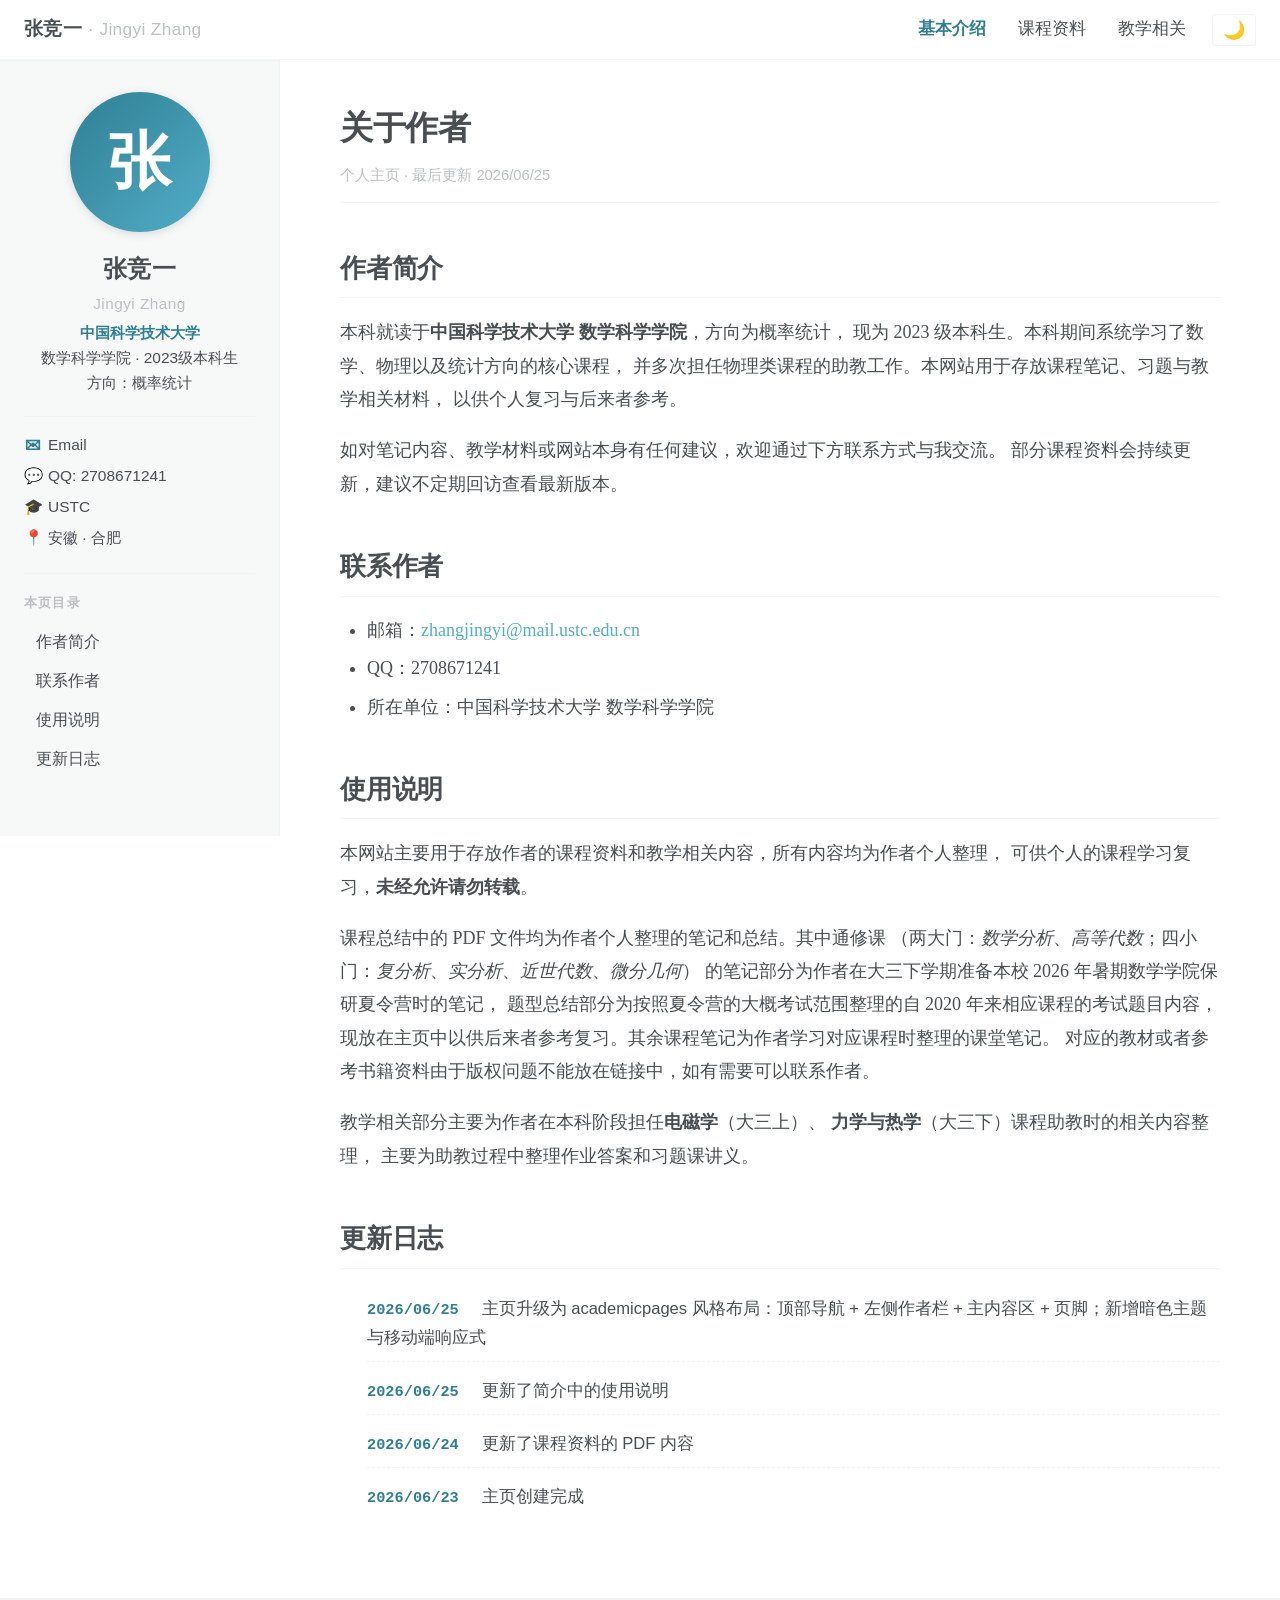
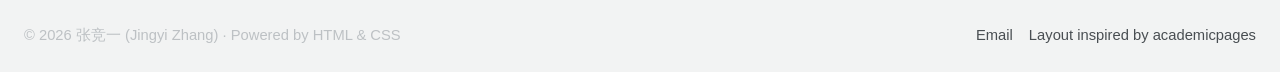
<file: index.html>
<!DOCTYPE html>
<html lang="zh-CN" data-theme="light">
<head>
  <meta charset="UTF-8">
  <meta name="viewport" content="width=device-width, initial-scale=1.0">
  <title>张竞一 · 个人主页</title>
  <link rel="icon" href="/favicon.ico">
  <meta name="description" content="张竞一个人主页 — 中国科学技术大学数学科学学院概率统计方向本科生">
  <link rel="stylesheet" href="style.css">
  <!-- 防止 FOUC：先读取主题 -->
  <script>
    (function() {
      try {
        var t = localStorage.getItem('theme');
        if (t === 'dark' || t === 'light') {
          document.documentElement.setAttribute('data-theme', t);
        }
      } catch (e) {}
    })();
  </script>
</head>
<body>

<!-- =============== 顶部 Masthead =============== -->
<header class="masthead">
  <div class="masthead__inner-wrap">
    <a href="index.html" class="site-name">
      张竞一<span class="sep">·</span><span class="en">Jingyi Zhang</span>
    </a>
    <button class="menu-toggle" aria-label="菜单" onclick="toggleTopNav()">☰</button>
    <nav class="masthead__menu" id="topNav">
      <span class="masthead__menu-item active"><a href="index.html">基本介绍</a></span>
      <span class="masthead__menu-item"><a href="courses.html">课程资料</a></span>
      <span class="masthead__menu-item"><a href="projects.html">教学相关</a></span>
      <button class="theme-toggle" onclick="toggleTheme()" aria-label="切换主题" title="切换浅色/暗色">🌙</button>
    </nav>
  </div>
</header>

<!-- =============== 页面主体 =============== -->
<div class="page">

  <!-- 左侧作者栏 -->
  <aside class="sidebar">
    <div class="author__avatar">张</div>
    <div class="author__name">
      张竞一
      <span class="en">Jingyi Zhang</span>
    </div>
    <div class="author__bio">
      <strong>中国科学技术大学</strong><br>
      数学科学学院 · 2023级本科生<br>
      方向：概率统计
    </div>

    <div class="author__urls-wrapper">
      <ul class="author__urls">
        <li><span class="icon">✉</span><a href="mailto:zhangjingyi@mail.ustc.edu.cn">Email</a></li>
        <li><span class="icon">💬</span>QQ: 2708671241</li>
        <li><span class="icon">🎓</span><a href="https://www.ustc.edu.cn" target="_blank" rel="noopener">USTC</a></li>
        <li><span class="icon">📍</span>安徽 · 合肥</li>
      </ul>
    </div>

    <div class="sidebar__nav">
      <div class="sidebar__nav-group">
        <div class="sidebar__nav-title">本页目录</div>
        <ul>
          <li><a href="#intro">作者简介</a></li>
          <li><a href="#contact">联系作者</a></li>
          <li><a href="#shiyong">使用说明</a></li>
          <li><a href="#changelog">更新日志</a></li>
        </ul>
      </div>
    </div>
  </aside>

  <!-- 右侧主内容 -->
  <main class="main">
    <div class="page__inner-wrap">
      <h1 class="page__title">关于作者</h1>
      <div class="page__meta">个人主页 · 最后更新 2026/06/25</div>

      <h2 id="intro" class="section-anchor">作者简介</h2>
      <p>
        本科就读于<strong>中国科学技术大学 数学科学学院</strong>，方向为概率统计，
        现为 2023 级本科生。本科期间系统学习了数学、物理以及统计方向的核心课程，
        并多次担任物理类课程的助教工作。本网站用于存放课程笔记、习题与教学相关材料，
        以供个人复习与后来者参考。
      </p>
      <p>
        如对笔记内容、教学材料或网站本身有任何建议，欢迎通过下方联系方式与我交流。
        部分课程资料会持续更新，建议不定期回访查看最新版本。
      </p>

      <h2 id="contact" class="section-anchor">联系作者</h2>
      <ul>
        <li>邮箱：<a href="mailto:zhangjingyi@mail.ustc.edu.cn">zhangjingyi@mail.ustc.edu.cn</a></li>
        <li>QQ：2708671241</li>
        <li>所在单位：中国科学技术大学 数学科学学院</li>
      </ul>

      <h2 id="shiyong" class="section-anchor">使用说明</h2>
      <p>
        本网站主要用于存放作者的课程资料和教学相关内容，所有内容均为作者个人整理，
        可供个人的课程学习复习，<strong>未经允许请勿转载</strong>。
      </p>
      <p>
        课程总结中的 PDF 文件均为作者个人整理的笔记和总结。其中通修课
        （两大门：<em>数学分析</em>、<em>高等代数</em>；四小门：<em>复分析</em>、<em>实分析</em>、<em>近世代数</em>、<em>微分几何</em>）
        的笔记部分为作者在大三下学期准备本校 2026 年暑期数学学院保研夏令营时的笔记，
        题型总结部分为按照夏令营的大概考试范围整理的自 2020 年来相应课程的考试题目内容，
        现放在主页中以供后来者参考复习。其余课程笔记为作者学习对应课程时整理的课堂笔记。
        对应的教材或者参考书籍资料由于版权问题不能放在链接中，如有需要可以联系作者。
      </p>
      <p>
        教学相关部分主要为作者在本科阶段担任<strong>电磁学</strong>（大三上）、
        <strong>力学与热学</strong>（大三下）课程助教时的相关内容整理，
        主要为助教过程中整理作业答案和习题课讲义。
      </p>

      <h2 id="changelog" class="section-anchor">更新日志</h2>
      <ul class="changelog">
        <li><span class="date">2026/06/25</span> 主页升级为 academicpages 风格布局：顶部导航 + 左侧作者栏 + 主内容区 + 页脚；新增暗色主题与移动端响应式</li>
        <li><span class="date">2026/06/25</span> 更新了简介中的使用说明</li>
        <li><span class="date">2026/06/24</span> 更新了课程资料的 PDF 内容</li>
        <li><span class="date">2026/06/23</span> 主页创建完成</li>
      </ul>
    </div>
  </main>

</div>

<!-- =============== 页脚 =============== -->
<footer class="page__footer">
  <div class="page__footer-inner">
    <div>
      © 2026 张竞一 (Jingyi Zhang) · Powered by HTML &amp; CSS
    </div>
    <div class="page__footer-follow">
      <a href="mailto:zhangjingyi@mail.ustc.edu.cn">Email</a>
      <a href="https://github.com/academicpages/academicpages.github.io" target="_blank" rel="noopener">Layout inspired by academicpages</a>
    </div>
  </div>
</footer>

<script src="main.js"></script>
</body>
</html>
</file>
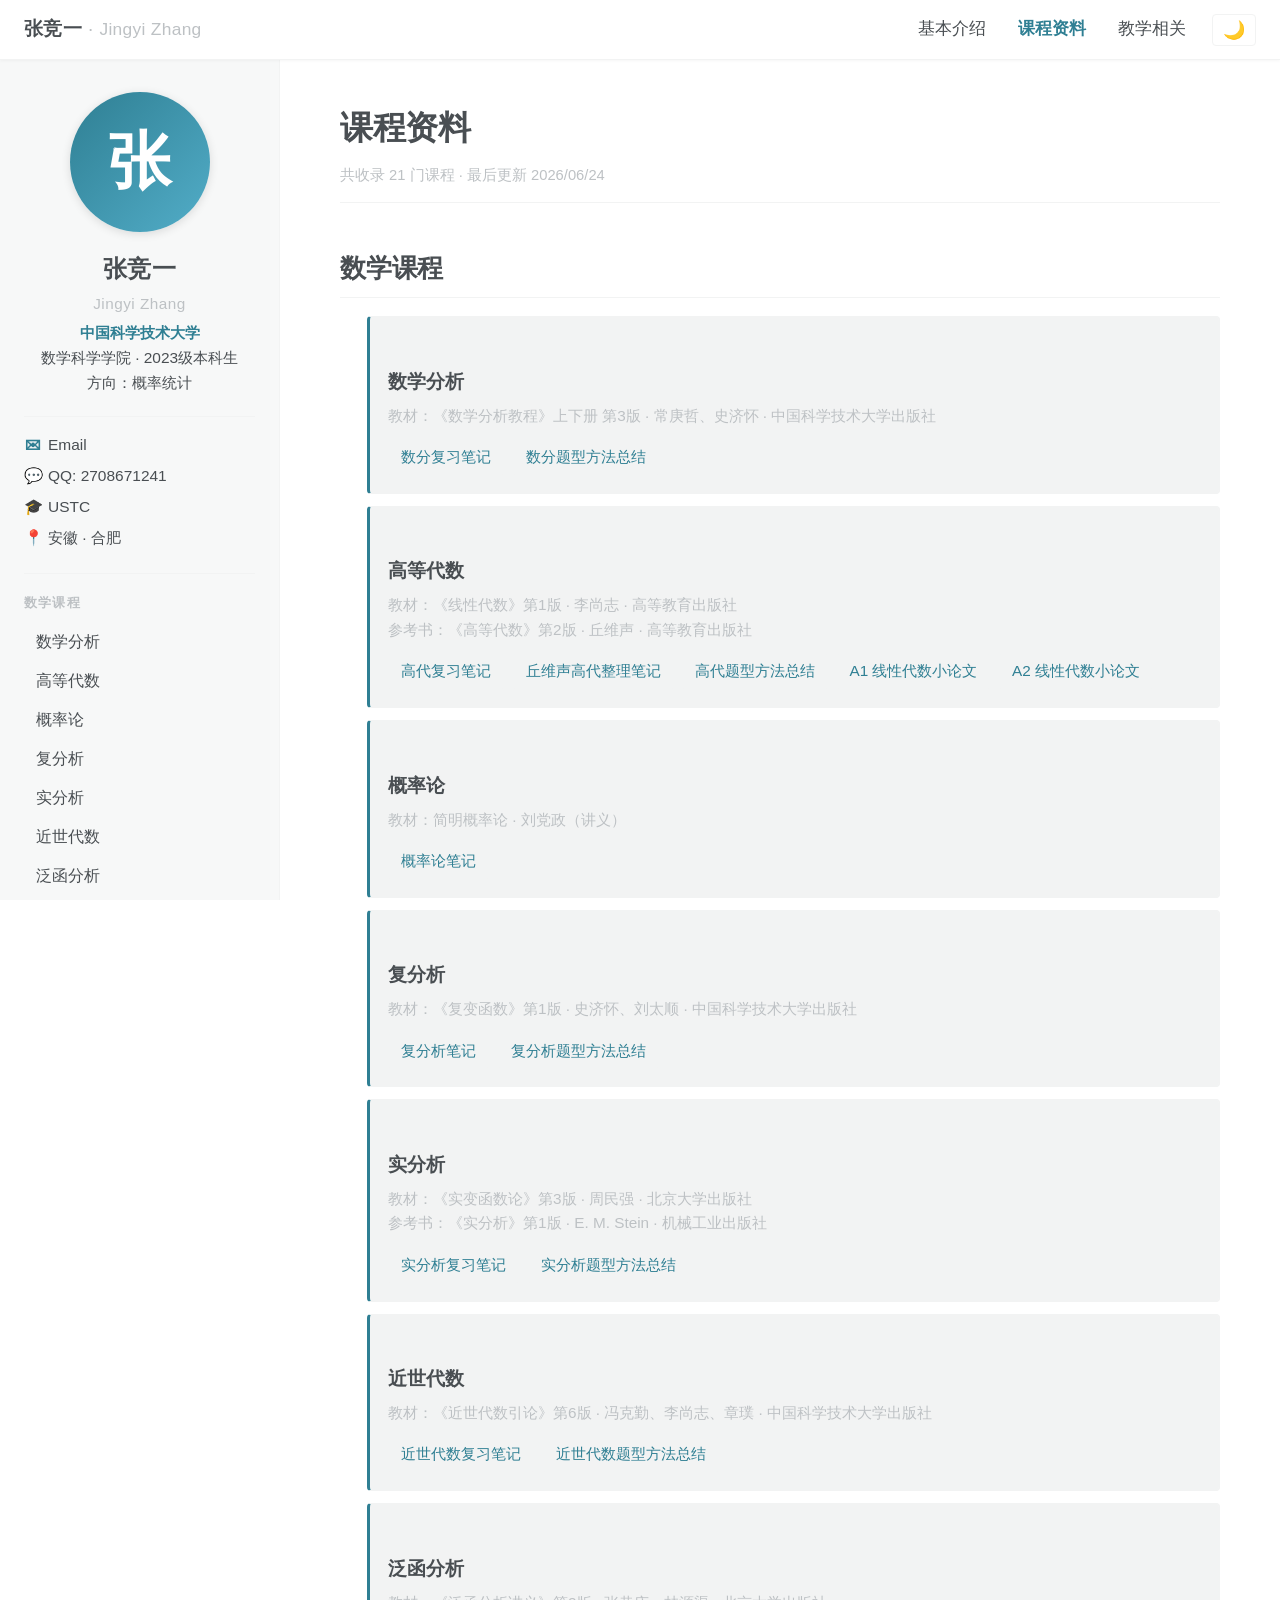
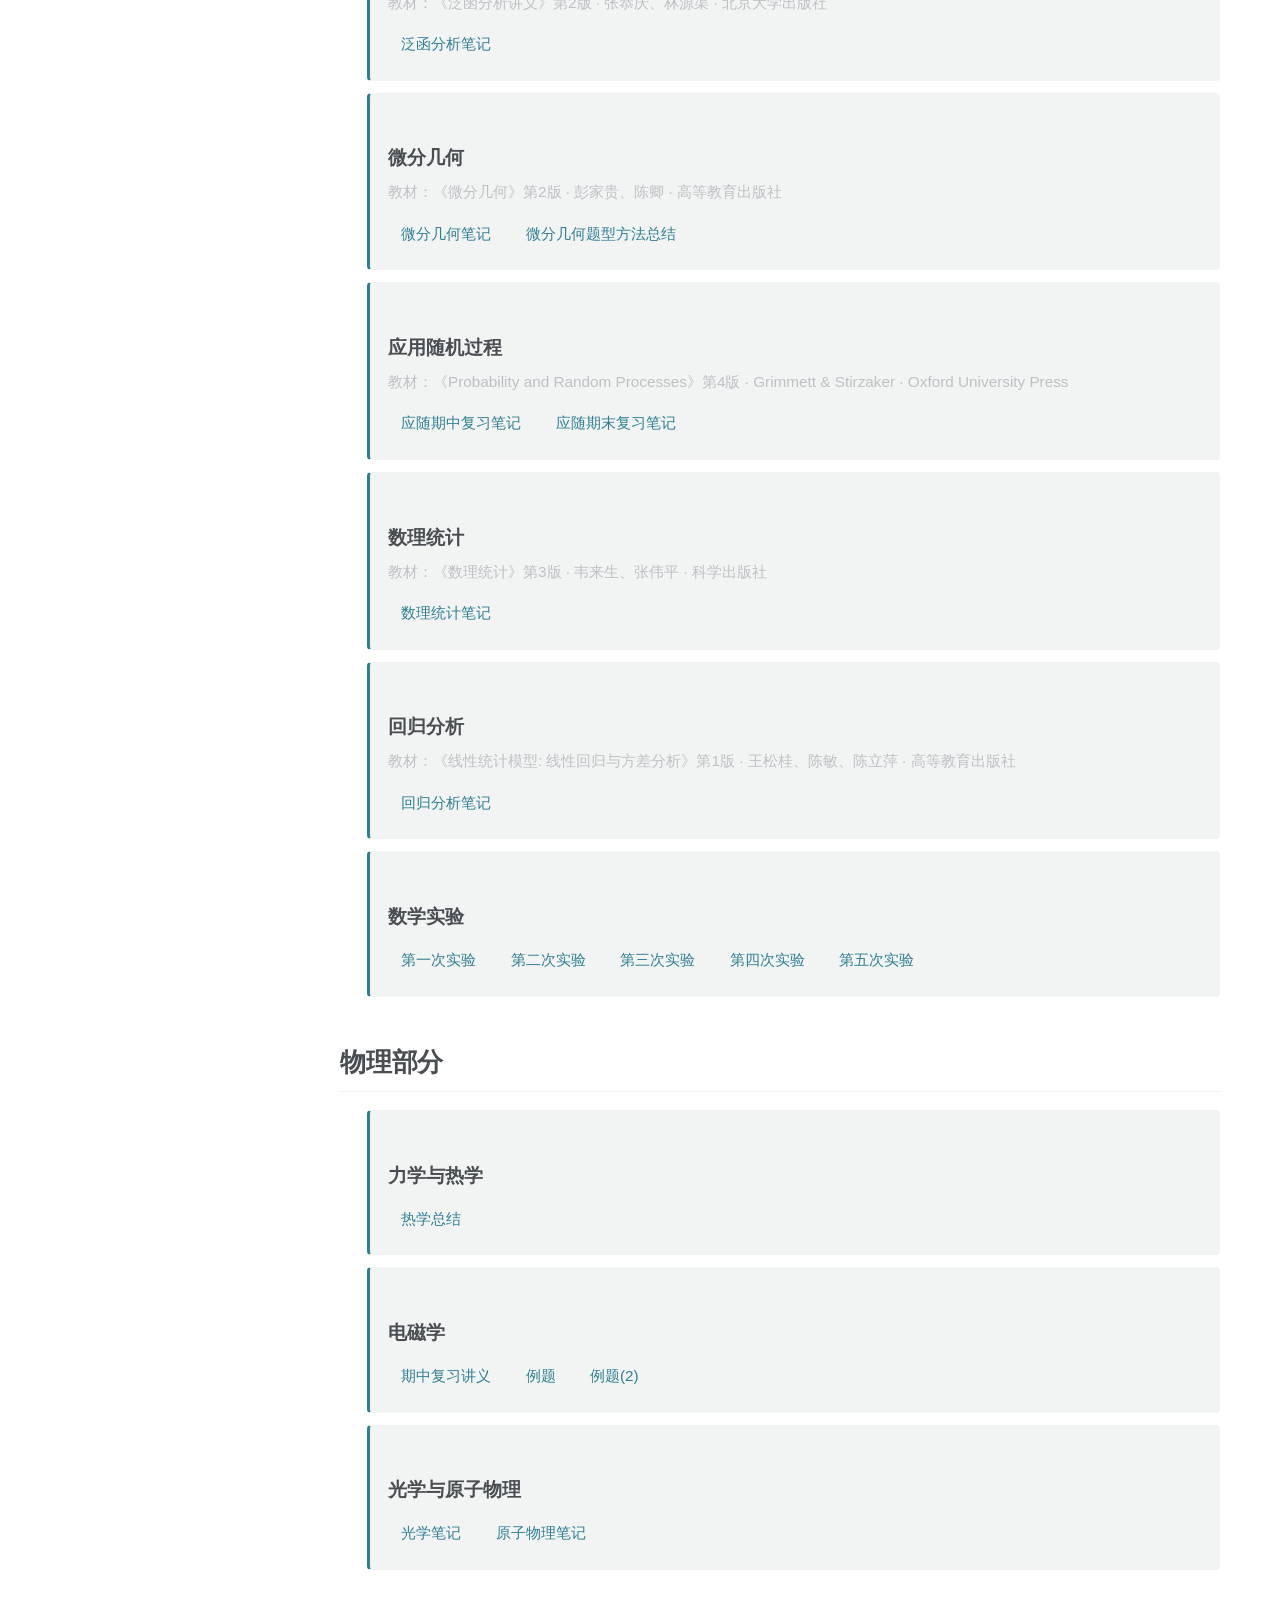
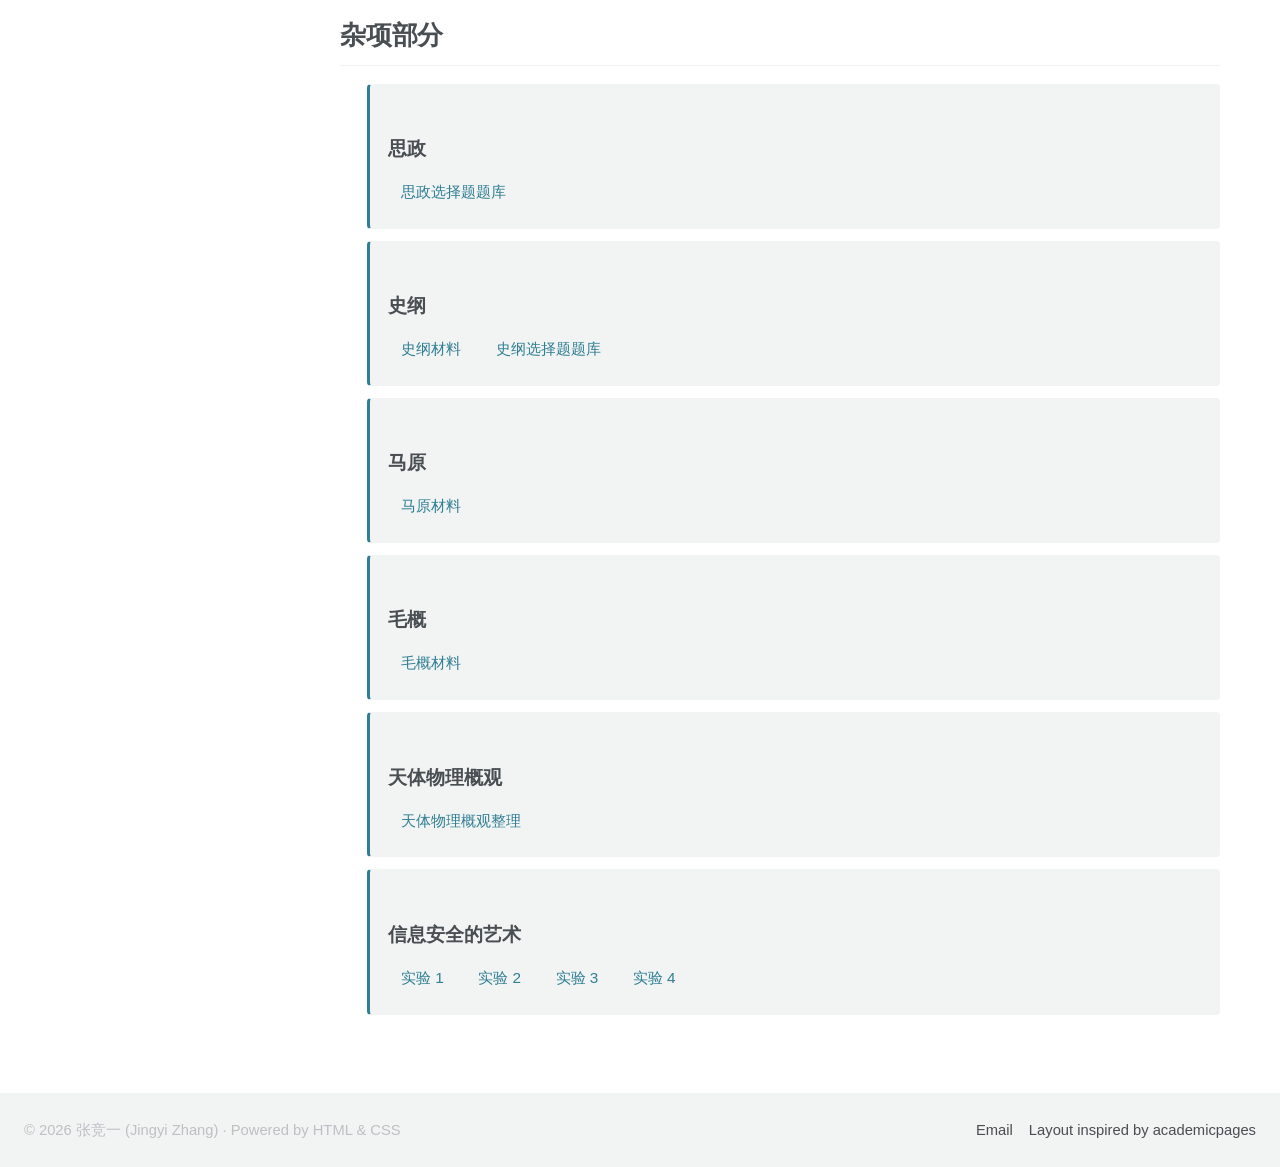
<file: courses.html>
<!DOCTYPE html>
<html lang="zh-CN" data-theme="light">
<head>
  <meta charset="UTF-8">
  <meta name="viewport" content="width=device-width, initial-scale=1.0">
  <title>课程资料 · 张竞一</title>
  <link rel="icon" href="/favicon.ico">
  <meta name="description" content="张竞一本科期间整理的数学、物理、杂项课程笔记与题型总结">
  <link rel="stylesheet" href="style.css">
  <script>
    (function() {
      try {
        var t = localStorage.getItem('theme');
        if (t === 'dark' || t === 'light') {
          document.documentElement.setAttribute('data-theme', t);
        }
      } catch (e) {}
    })();
  </script>
</head>
<body>

<!-- =============== 顶部 Masthead =============== -->
<header class="masthead">
  <div class="masthead__inner-wrap">
    <a href="index.html" class="site-name">
      张竞一<span class="sep">·</span><span class="en">Jingyi Zhang</span>
    </a>
    <button class="menu-toggle" aria-label="菜单" onclick="toggleTopNav()">☰</button>
    <nav class="masthead__menu" id="topNav">
      <span class="masthead__menu-item"><a href="index.html">基本介绍</a></span>
      <span class="masthead__menu-item active"><a href="courses.html">课程资料</a></span>
      <span class="masthead__menu-item"><a href="projects.html">教学相关</a></span>
      <button class="theme-toggle" onclick="toggleTheme()" aria-label="切换主题" title="切换浅色/暗色">🌙</button>
    </nav>
  </div>
</header>

<!-- =============== 页面主体 =============== -->
<div class="page">

  <!-- 左侧作者栏 -->
  <aside class="sidebar">
    <div class="author__avatar">张</div>
    <div class="author__name">
      张竞一
      <span class="en">Jingyi Zhang</span>
    </div>
    <div class="author__bio">
      <strong>中国科学技术大学</strong><br>
      数学科学学院 · 2023级本科生<br>
      方向：概率统计
    </div>

    <div class="author__urls-wrapper">
      <ul class="author__urls">
        <li><span class="icon">✉</span><a href="mailto:zhangjingyi@mail.ustc.edu.cn">Email</a></li>
        <li><span class="icon">💬</span>QQ: 2708671241</li>
        <li><span class="icon">🎓</span><a href="https://www.ustc.edu.cn" target="_blank" rel="noopener">USTC</a></li>
        <li><span class="icon">📍</span>安徽 · 合肥</li>
      </ul>
    </div>

    <div class="sidebar__nav">
      <div class="sidebar__nav-group">
        <div class="sidebar__nav-title">数学课程</div>
        <ul>
          <li><a href="#analysis">数学分析</a></li>
          <li><a href="#algebra">高等代数</a></li>
          <li><a href="#probability">概率论</a></li>
          <li><a href="#complex">复分析</a></li>
          <li><a href="#realanalysis">实分析</a></li>
          <li><a href="#algebra_modern">近世代数</a></li>
          <li><a href="#functional">泛函分析</a></li>
          <li><a href="#geometry">微分几何</a></li>
          <li><a href="#randomprocess">应用随机过程</a></li>
          <li><a href="#shulitongji">数理统计</a></li>
          <li><a href="#regression">回归分析</a></li>
          <li><a href="#exmath">数学实验</a></li>
        </ul>
      </div>
      <div class="sidebar__nav-group">
        <div class="sidebar__nav-title">物理部分</div>
        <ul>
          <li><a href="#mechanics">力学与热学</a></li>
          <li><a href="#electromagnetism">电磁学</a></li>
          <li><a href="#optics">光学与原子物理</a></li>
        </ul>
      </div>
      <div class="sidebar__nav-group">
        <div class="sidebar__nav-title">杂项部分</div>
        <ul>
          <li><a href="#ideology">思政</a></li>
          <li><a href="#history">史纲</a></li>
          <li><a href="#marxism">马原</a></li>
          <li><a href="#maoism">毛概</a></li>
          <li><a href="#astrophysics">天体物理概观</a></li>
          <li><a href="#infosec">信息安全的艺术</a></li>
        </ul>
      </div>
    </div>
  </aside>

  <!-- 右侧主内容 -->
  <main class="main">
    <div class="page__inner-wrap">
      <h1 class="page__title">课程资料</h1>
      <div class="page__meta">共收录 21 门课程 · 最后更新 2026/06/24</div>

      <!-- ============== 数学课程 ============== -->
      <h2 id="math" class="section-anchor">数学课程</h2>

      <ul class="course-list">
        <li id="analysis">
          <h3>数学分析</h3>
          <p class="meta">教材：《数学分析教程》上下册 第3版 · 常庚哲、史济怀 · 中国科学技术大学出版社</p>
          <div class="resources">
            <a href="notes/数分复习（教材）.pdf" target="_blank" class="resource-link">数分复习笔记</a>
            <a href="notes/数分题型方法总结.pdf" target="_blank" class="resource-link">数分题型方法总结</a>
          </div>
        </li>

        <li id="algebra">
          <h3>高等代数</h3>
          <p class="meta">
            教材：《线性代数》第1版 · 李尚志 · 高等教育出版社<br>
            参考书：《高等代数》第2版 · 丘维声 · 高等教育出版社
          </p>
          <div class="resources">
            <a href="notes/线代复习（教材）.pdf" target="_blank" class="resource-link">高代复习笔记</a>
            <a href="notes/线代复习（丘）.pdf" target="_blank" class="resource-link">丘维声高代整理笔记</a>
            <a href="notes/线代题型方法总结.pdf" target="_blank" class="resource-link">高代题型方法总结</a>
            <a href="notes/线性代数小论文.pdf" target="_blank" class="resource-link">A1 线性代数小论文</a>
            <a href="notes/A2线性代数小论文.pdf" target="_blank" class="resource-link">A2 线性代数小论文</a>
          </div>
        </li>

        <li id="probability">
          <h3>概率论</h3>
          <p class="meta">教材：简明概率论 · 刘党政（讲义）</p>
          <div class="resources">
            <a href="notes/概率论笔记与例题.pdf" target="_blank" class="resource-link">概率论笔记</a>
          </div>
        </li>

        <li id="complex">
          <h3>复分析</h3>
          <p class="meta">教材：《复变函数》第1版 · 史济怀、刘太顺 · 中国科学技术大学出版社</p>
          <div class="resources">
            <a href="notes/复分析笔记与例题.pdf" target="_blank" class="resource-link">复分析笔记</a>
            <a href="notes/复分析题型方法总结.pdf" target="_blank" class="resource-link">复分析题型方法总结</a>
          </div>
        </li>

        <li id="realanalysis">
          <h3>实分析</h3>
          <p class="meta">
            教材：《实变函数论》第3版 · 周民强 · 北京大学出版社<br>
            参考书：《实分析》第1版 · E. M. Stein · 机械工业出版社
          </p>
          <div class="resources">
            <a href="notes/实分析复习（教材）.pdf" target="_blank" class="resource-link">实分析复习笔记</a>
            <a href="notes/实分析题型方法总结.pdf" target="_blank" class="resource-link">实分析题型方法总结</a>
          </div>
        </li>

        <li id="algebra_modern">
          <h3>近世代数</h3>
          <p class="meta">教材：《近世代数引论》第6版 · 冯克勤、李尚志、章璞 · 中国科学技术大学出版社</p>
          <div class="resources">
            <a href="notes/近世代数复习（教材）.pdf" target="_blank" class="resource-link">近世代数复习笔记</a>
            <a href="notes/近世代数题型方法总结.pdf" target="_blank" class="resource-link">近世代数题型方法总结</a>
          </div>
        </li>

        <li id="functional">
          <h3>泛函分析</h3>
          <p class="meta">教材：《泛函分析讲义》第2版 · 张恭庆、林源渠 · 北京大学出版社</p>
          <div class="resources">
            <a href="notes/泛函分析笔记.pdf" target="_blank" class="resource-link">泛函分析笔记</a>
          </div>
        </li>

        <li id="geometry">
          <h3>微分几何</h3>
          <p class="meta">教材：《微分几何》第2版 · 彭家贵、陈卿 · 高等教育出版社</p>
          <div class="resources">
            <a href="notes/微分几何笔记.pdf" target="_blank" class="resource-link">微分几何笔记</a>
            <a href="notes/微分几何题型方法总结.pdf" target="_blank" class="resource-link">微分几何题型方法总结</a>
          </div>
        </li>

        <li id="randomprocess">
          <h3>应用随机过程</h3>
          <p class="meta">教材：《Probability and Random Processes》第4版 · Grimmett &amp; Stirzaker · Oxford University Press</p>
          <div class="resources">
            <a href="notes/期中复习笔记.pdf" target="_blank" class="resource-link">应随期中复习笔记</a>
            <a href="notes/期末复习笔记.pdf" target="_blank" class="resource-link">应随期末复习笔记</a>
          </div>
        </li>

        <li id="shulitongji">
          <h3>数理统计</h3>
          <p class="meta">教材：《数理统计》第3版 · 韦来生、张伟平 · 科学出版社</p>
          <div class="resources">
            <a href="notes/数理统计笔记.pdf" target="_blank" class="resource-link">数理统计笔记</a>
          </div>
        </li>

        <li id="regression">
          <h3>回归分析</h3>
          <p class="meta">教材：《线性统计模型: 线性回归与方差分析》第1版 · 王松桂、陈敏、陈立萍 · 高等教育出版社</p>
          <div class="resources">
            <a href="notes/回归分析笔记.pdf" target="_blank" class="resource-link">回归分析笔记</a>
          </div>
        </li>

        <li id="exmath">
          <h3>数学实验</h3>
          <div class="resources">
            <a href="notes/实验一.pdf" target="_blank" class="resource-link">第一次实验</a>
            <a href="notes/实验二.pdf" target="_blank" class="resource-link">第二次实验</a>
            <a href="notes/实验三.pdf" target="_blank" class="resource-link">第三次实验</a>
            <a href="notes/实验四.pdf" target="_blank" class="resource-link">第四次实验</a>
            <a href="notes/实验五.pdf" target="_blank" class="resource-link">第五次实验</a>
          </div>
        </li>
      </ul>

      <!-- ============== 物理课程 ============== -->
      <h2 id="physics" class="section-anchor">物理部分</h2>

      <ul class="course-list">
        <li id="mechanics">
          <h3>力学与热学</h3>
          <div class="resources">
            <a href="notes/热学小总结.pdf" target="_blank" class="resource-link">热学总结</a>
          </div>
        </li>

        <li id="electromagnetism">
          <h3>电磁学</h3>
          <div class="resources">
            <a href="notes/期中复习课讲义.pdf" target="_blank" class="resource-link">期中复习讲义</a>
            <a href="notes/例题.pdf" target="_blank" class="resource-link">例题</a>
            <a href="notes/例题(2).pdf" target="_blank" class="resource-link">例题(2)</a>
          </div>
        </li>

        <li id="optics">
          <h3>光学与原子物理</h3>
          <div class="resources">
            <a href="notes/光学笔记.pdf" target="_blank" class="resource-link">光学笔记</a>
            <a href="notes/原子物理笔记.pdf" target="_blank" class="resource-link">原子物理笔记</a>
          </div>
        </li>
      </ul>

      <!-- ============== 杂项课程 ============== -->
      <h2 id="misc" class="section-anchor">杂项部分</h2>

      <ul class="course-list">
        <li id="ideology">
          <h3>思政</h3>
          <div class="resources">
            <a href="notes/思政题库（含答案）.pdf" target="_blank" class="resource-link">思政选择题题库</a>
          </div>
        </li>

        <li id="history">
          <h3>史纲</h3>
          <div class="resources">
            <a href="notes/中国近现代史纲要.pdf" target="_blank" class="resource-link">史纲材料</a>
            <a href="notes/近现代史题库.pdf" target="_blank" class="resource-link">史纲选择题题库</a>
          </div>
        </li>

        <li id="marxism">
          <h3>马原</h3>
          <div class="resources">
            <a href="notes/马原.pdf" target="_blank" class="resource-link">马原材料</a>
          </div>
        </li>

        <li id="maoism">
          <h3>毛概</h3>
          <div class="resources">
            <a href="notes/毛概.pdf" target="_blank" class="resource-link">毛概材料</a>
          </div>
        </li>

        <li id="astrophysics">
          <h3>天体物理概观</h3>
          <div class="resources">
            <a href="notes/天体物理概观整理.pdf" target="_blank" class="resource-link">天体物理概观整理</a>
          </div>
        </li>

        <li id="infosec">
          <h3>信息安全的艺术</h3>
          <div class="resources">
            <a href="notes/实验1.pdf" target="_blank" class="resource-link">实验 1</a>
            <a href="notes/实验2.pdf" target="_blank" class="resource-link">实验 2</a>
            <a href="notes/实验3.pdf" target="_blank" class="resource-link">实验 3</a>
            <a href="notes/实验4.pdf" target="_blank" class="resource-link">实验 4</a>
          </div>
        </li>
      </ul>

    </div>
  </main>

</div>

<!-- =============== 页脚 =============== -->
<footer class="page__footer">
  <div class="page__footer-inner">
    <div>
      © 2026 张竞一 (Jingyi Zhang) · Powered by HTML &amp; CSS
    </div>
    <div class="page__footer-follow">
      <a href="mailto:zhangjingyi@mail.ustc.edu.cn">Email</a>
      <a href="https://github.com/academicpages/academicpages.github.io" target="_blank" rel="noopener">Layout inspired by academicpages</a>
    </div>
  </div>
</footer>

<script src="main.js"></script>
</body>
</html>
</file>
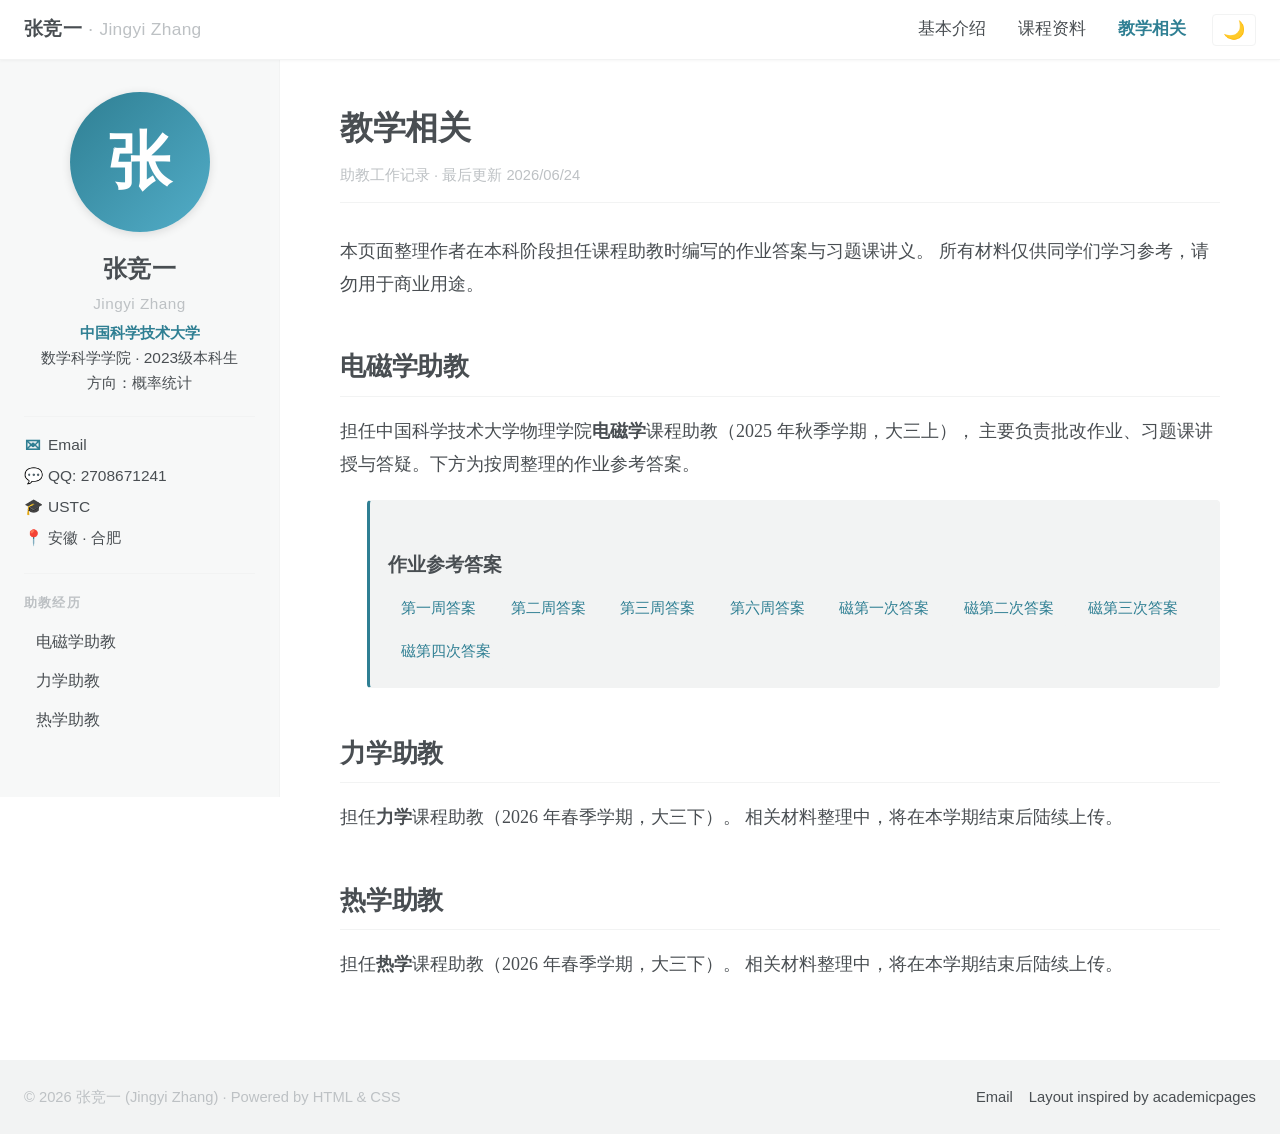
<file: projects.html>
<!DOCTYPE html>
<html lang="zh-CN" data-theme="light">
<head>
  <meta charset="UTF-8">
  <meta name="viewport" content="width=device-width, initial-scale=1.0">
  <title>教学相关 · 张竞一</title>
  <link rel="icon" href="/favicon.ico">
  <meta name="description" content="张竞一担任电磁学、力学与热学课程助教时整理的作业答案与习题课讲义">
  <link rel="stylesheet" href="style.css">
  <script>
    (function() {
      try {
        var t = localStorage.getItem('theme');
        if (t === 'dark' || t === 'light') {
          document.documentElement.setAttribute('data-theme', t);
        }
      } catch (e) {}
    })();
  </script>
</head>
<body>

<!-- =============== 顶部 Masthead =============== -->
<header class="masthead">
  <div class="masthead__inner-wrap">
    <a href="index.html" class="site-name">
      张竞一<span class="sep">·</span><span class="en">Jingyi Zhang</span>
    </a>
    <button class="menu-toggle" aria-label="菜单" onclick="toggleTopNav()">☰</button>
    <nav class="masthead__menu" id="topNav">
      <span class="masthead__menu-item"><a href="index.html">基本介绍</a></span>
      <span class="masthead__menu-item"><a href="courses.html">课程资料</a></span>
      <span class="masthead__menu-item active"><a href="projects.html">教学相关</a></span>
      <button class="theme-toggle" onclick="toggleTheme()" aria-label="切换主题" title="切换浅色/暗色">🌙</button>
    </nav>
  </div>
</header>

<!-- =============== 页面主体 =============== -->
<div class="page">

  <!-- 左侧作者栏 -->
  <aside class="sidebar">
    <div class="author__avatar">张</div>
    <div class="author__name">
      张竞一
      <span class="en">Jingyi Zhang</span>
    </div>
    <div class="author__bio">
      <strong>中国科学技术大学</strong><br>
      数学科学学院 · 2023级本科生<br>
      方向：概率统计
    </div>

    <div class="author__urls-wrapper">
      <ul class="author__urls">
        <li><span class="icon">✉</span><a href="mailto:zhangjingyi@mail.ustc.edu.cn">Email</a></li>
        <li><span class="icon">💬</span>QQ: 2708671241</li>
        <li><span class="icon">🎓</span><a href="https://www.ustc.edu.cn" target="_blank" rel="noopener">USTC</a></li>
        <li><span class="icon">📍</span>安徽 · 合肥</li>
      </ul>
    </div>

    <div class="sidebar__nav">
      <div class="sidebar__nav-group">
        <div class="sidebar__nav-title">助教经历</div>
        <ul>
          <li><a href="#eteach">电磁学助教</a></li>
          <li><a href="#mteach">力学助教</a></li>
          <li><a href="#hteach">热学助教</a></li>
        </ul>
      </div>
    </div>
  </aside>

  <!-- 右侧主内容 -->
  <main class="main">
    <div class="page__inner-wrap">
      <h1 class="page__title">教学相关</h1>
      <div class="page__meta">助教工作记录 · 最后更新 2026/06/24</div>

      <p>
        本页面整理作者在本科阶段担任课程助教时编写的作业答案与习题课讲义。
        所有材料仅供同学们学习参考，请勿用于商业用途。
      </p>

      <h2 id="eteach" class="section-anchor">电磁学助教</h2>
      <p>
        担任中国科学技术大学物理学院<strong>电磁学</strong>课程助教（2025 年秋季学期，大三上），
        主要负责批改作业、习题课讲授与答疑。下方为按周整理的作业参考答案。
      </p>

      <ul class="course-list">
        <li id="electromagnetism-answers">
          <h3>作业参考答案</h3>
          <div class="resources">
            <a href="notes/第一周答案.pdf" target="_blank" class="resource-link">第一周答案</a>
            <a href="notes/第二周答案.pdf" target="_blank" class="resource-link">第二周答案</a>
            <a href="notes/第三周答案.pdf" target="_blank" class="resource-link">第三周答案</a>
            <a href="notes/第六周答案.pdf" target="_blank" class="resource-link">第六周答案</a>
            <a href="notes/磁第一次答案.pdf" target="_blank" class="resource-link">磁第一次答案</a>
            <a href="notes/磁第二次答案.pdf" target="_blank" class="resource-link">磁第二次答案</a>
            <a href="notes/磁第三次答案.pdf" target="_blank" class="resource-link">磁第三次答案</a>
            <a href="notes/磁第四次答案.pdf" target="_blank" class="resource-link">磁第四次答案</a>
          </div>
        </li>
      </ul>

      <h2 id="mteach" class="section-anchor">力学助教</h2>
      <p>
        担任<strong>力学</strong>课程助教（2026 年春季学期，大三下）。
        相关材料整理中，将在本学期结束后陆续上传。
      </p>

      <h2 id="hteach" class="section-anchor">热学助教</h2>
      <p>
        担任<strong>热学</strong>课程助教（2026 年春季学期，大三下）。
        相关材料整理中，将在本学期结束后陆续上传。
      </p>

    </div>
  </main>

</div>

<!-- =============== 页脚 =============== -->
<footer class="page__footer">
  <div class="page__footer-inner">
    <div>
      © 2026 张竞一 (Jingyi Zhang) · Powered by HTML &amp; CSS
    </div>
    <div class="page__footer-follow">
      <a href="mailto:zhangjingyi@mail.ustc.edu.cn">Email</a>
      <a href="https://github.com/academicpages/academicpages.github.io" target="_blank" rel="noopener">Layout inspired by academicpages</a>
    </div>
  </div>
</footer>

<script src="main.js"></script>
</body>
</html>
</file>
<file: style.css>
/* ================================================================
   张竞一个人主页样式 - v2.0
   参考: https://github.com/academicpages/academicpages.github.io
   设计: Masthead 顶栏 + 左侧作者栏 + 主内容区 + 页脚
   特性: 浅色/暗色双主题、响应式、可访问性优化
================================================================ */

/* ============== CSS 变量 - 浅色主题（默认） ============== */
:root {
  --global-base-color: #2f7f93;
  --global-bg-color: #ffffff;
  --global-bg-alt-color: #f2f3f3;
  --global-footer-bg-color: #f2f3f3;
  --global-border-color: #f2f3f3;
  --global-dark-border-color: #bdc1c4;
  --global-code-background-color: #fafafa;
  --global-code-text-color: #313436;
  --global-link-color: #52adc8;
  --global-link-color-hover: #1f5e6e;
  --global-link-color-visited: #7fc4d6;
  --global-masthead-link-color: #494e52;
  --global-masthead-link-color-hover: #2f7f93;
  --global-text-color: #494e52;
  --global-text-color-light: #bdc1c4;
  --global-thead-color: #f2f3f3;
  --global-sidebar-bg: #f7f8f8;

  /* Typography */
  --font-serif: "PT Serif", "Noto Serif SC", Georgia, "Times New Roman", serif;
  --font-sans: "Source Sans Pro", "Noto Sans SC", -apple-system, BlinkMacSystemFont, "Segoe UI", Roboto, sans-serif;
  --font-mono: "Source Code Pro", "SFMono-Regular", Menlo, Consolas, monospace;

  /* Layout sizes */
  --sidebar-width: 280px;
  --masthead-height: 60px;
  --content-max-width: 880px;
  --page-max-width: 1280px;
}

/* ============== 暗色主题 ============== */
html[data-theme="dark"] {
  --global-base-color: #0ea1c5;
  --global-bg-color: #1a1d1f;
  --global-bg-alt-color: #24272a;
  --global-footer-bg-color: #24272a;
  --global-border-color: #2d3134;
  --global-dark-border-color: #3d4248;
  --global-code-background-color: #2a2e31;
  --global-code-text-color: #e8eaed;
  --global-link-color: #4ab9d4;
  --global-link-color-hover: #6fd0e8;
  --global-link-color-visited: #3a9bb5;
  --global-masthead-link-color: #e8eaed;
  --global-masthead-link-color-hover: #4ab9d4;
  --global-text-color: #e8eaed;
  --global-text-color-light: #888c90;
  --global-thead-color: #24272a;
  --global-sidebar-bg: #1f2225;
}

/* ============== 全局重置 ============== */
*, *::before, *::after {
  margin: 0;
  padding: 0;
  box-sizing: border-box;
}

html {
  font-size: 16px;
  -webkit-text-size-adjust: 100%;
  -ms-text-size-adjust: 100%;
  scroll-behavior: smooth;
  scroll-padding-top: calc(var(--masthead-height) + 24px);
}

@media (min-width: 48em) {
  html { font-size: 18px; }
}

body {
  font-family: var(--font-serif);
  color: var(--global-text-color);
  background: var(--global-bg-color);
  line-height: 1.7;
  -webkit-font-smoothing: antialiased;
  -moz-osx-font-smoothing: grayscale;
  transition: background-color 0.3s ease, color 0.3s ease;
}

::selection {
  color: #fff;
  background: var(--global-base-color);
}

a {
  color: var(--global-link-color);
  text-decoration: none;
  transition: color 0.2s ease;
}

a:hover {
  color: var(--global-link-color-hover);
  text-decoration: underline;
}

a:visited {
  color: var(--global-link-color-visited);
}

img {
  max-width: 100%;
  height: auto;
}

/* ============== Masthead 顶部导航 ============== */
.masthead {
  position: fixed;
  top: 0;
  left: 0;
  right: 0;
  height: var(--masthead-height);
  background: var(--global-bg-color);
  border-bottom: 1px solid var(--global-border-color);
  z-index: 1000;
  box-shadow: 0 1px 3px rgba(0, 0, 0, 0.04);
}

.masthead__inner-wrap {
  max-width: var(--page-max-width);
  margin: 0 auto;
  height: 100%;
  padding: 0 24px;
  display: flex;
  align-items: center;
  justify-content: space-between;
}

.site-name {
  font-family: var(--font-sans);
  font-size: 1.05rem;
  font-weight: 700;
  color: var(--global-masthead-link-color);
  text-decoration: none;
  letter-spacing: 0.3px;
  white-space: nowrap;
}

.site-name:hover {
  color: var(--global-masthead-link-color-hover);
  text-decoration: none;
}

.site-name .sep {
  color: var(--global-text-color-light);
  font-weight: 400;
  margin: 0 6px;
}

.site-name .en {
  font-weight: 400;
  color: var(--global-text-color-light);
  font-size: 0.92em;
}

/* 桌面导航 */
.masthead__menu {
  display: flex;
  align-items: center;
  gap: 4px;
}

.masthead__menu-item a,
.masthead__menu-item span {
  display: block;
  font-family: var(--font-sans);
  font-size: 0.92rem;
  font-weight: 500;
  color: var(--global-masthead-link-color);
  padding: 8px 14px;
  border-radius: 4px;
  text-decoration: none;
  transition: all 0.2s ease;
}

.masthead__menu-item a:hover {
  background: var(--global-bg-alt-color);
  color: var(--global-masthead-link-color-hover);
  text-decoration: none;
}

.masthead__menu-item.active a,
.masthead__menu-item.active span {
  color: var(--global-base-color);
  font-weight: 700;
}

/* 主题切换按钮 */
.theme-toggle {
  background: none;
  border: 1px solid var(--global-border-color);
  border-radius: 4px;
  cursor: pointer;
  padding: 6px 10px;
  font-size: 1rem;
  color: var(--global-masthead-link-color);
  transition: all 0.2s ease;
  margin-left: 8px;
  line-height: 1;
}

.theme-toggle:hover {
  background: var(--global-bg-alt-color);
  color: var(--global-base-color);
}

/* 移动端汉堡按钮 */
.menu-toggle {
  display: none;
  background: none;
  border: none;
  cursor: pointer;
  padding: 8px;
  font-size: 1.4rem;
  color: var(--global-masthead-link-color);
  line-height: 1;
}

/* ============== 页面布局 ============== */
.page {
  max-width: var(--page-max-width);
  margin: 0 auto;
  padding-top: var(--masthead-height);
  display: flex;
  align-items: flex-start;
  gap: 0;
}

/* ============== 左侧作者栏 ============== */
.sidebar {
  width: var(--sidebar-width);
  flex-shrink: 0;
  background: var(--global-sidebar-bg);
  border-right: 1px solid var(--global-border-color);
  padding: 32px 24px 40px;
  position: sticky;
  top: var(--masthead-height);
  align-self: flex-start;
  max-height: calc(100vh - var(--masthead-height));
  overflow-y: auto;
}

.sidebar::-webkit-scrollbar { width: 6px; }
.sidebar::-webkit-scrollbar-thumb {
  background: var(--global-dark-border-color);
  border-radius: 3px;
}

.author__avatar {
  width: 140px;
  height: 140px;
  border-radius: 50%;
  margin: 0 auto 16px;
  background: linear-gradient(135deg, var(--global-base-color), var(--global-link-color));
  display: flex;
  align-items: center;
  justify-content: center;
  color: #fff;
  font-family: var(--font-sans);
  font-size: 3.5rem;
  font-weight: 700;
  box-shadow: 0 2px 10px rgba(0, 0, 0, 0.12);
  overflow: hidden;
}

.author__avatar img {
  width: 100%;
  height: 100%;
  object-fit: cover;
}

.author__name {
  font-family: var(--font-sans);
  text-align: center;
  font-size: 1.35rem;
  font-weight: 700;
  color: var(--global-text-color);
  margin-bottom: 4px;
  letter-spacing: 0.5px;
}

.author__name .en {
  display: block;
  font-size: 0.85rem;
  font-weight: 400;
  color: var(--global-text-color-light);
  margin-top: 2px;
  letter-spacing: 0.5px;
}

.author__bio {
  text-align: center;
  font-family: var(--font-sans);
  font-size: 0.86rem;
  color: var(--global-text-color);
  line-height: 1.6;
  margin-bottom: 20px;
  padding: 0 4px;
}

.author__bio strong {
  color: var(--global-base-color);
  font-weight: 600;
}

/* 作者联系方式 */
.author__urls-wrapper {
  border-top: 1px solid var(--global-border-color);
  padding-top: 16px;
  margin-bottom: 24px;
}

.author__urls {
  list-style: none;
  font-family: var(--font-sans);
  font-size: 0.86rem;
}

.author__urls li {
  margin-bottom: 8px;
  display: flex;
  align-items: flex-start;
  gap: 8px;
  line-height: 1.5;
  word-break: break-word;
}

.author__urls .icon {
  flex-shrink: 0;
  width: 16px;
  text-align: center;
  color: var(--global-base-color);
  font-weight: 700;
  line-height: 1.5;
}

.author__urls a {
  color: var(--global-text-color);
  text-decoration: none;
}

.author__urls a:hover {
  color: var(--global-link-color-hover);
  text-decoration: underline;
}

/* 侧栏目录 */
.sidebar__nav {
  border-top: 1px solid var(--global-border-color);
  padding-top: 18px;
  font-family: var(--font-sans);
}

.sidebar__nav-title {
  font-size: 0.72rem;
  text-transform: uppercase;
  letter-spacing: 1.2px;
  color: var(--global-text-color-light);
  margin-bottom: 10px;
  font-weight: 700;
}

.sidebar__nav ul {
  list-style: none;
}

.sidebar__nav li {
  margin-bottom: 2px;
}

.sidebar__nav a {
  display: block;
  padding: 5px 10px;
  color: var(--global-text-color);
  text-decoration: none;
  font-size: 0.88rem;
  border-radius: 3px;
  border-left: 2px solid transparent;
  transition: all 0.2s ease;
}

.sidebar__nav a:hover {
  background: var(--global-bg-alt-color);
  color: var(--global-base-color);
  border-left-color: var(--global-base-color);
  text-decoration: none;
}

.sidebar__nav-group {
  margin-bottom: 18px;
}

/* ============== 主内容区 ============== */
.main {
  flex: 1;
  min-width: 0;
  padding: 40px 48px 60px;
  background: var(--global-bg-color);
}

.page__inner-wrap {
  max-width: var(--content-max-width);
  margin: 0 auto;
}

.page__title {
  font-family: var(--font-sans);
  font-size: 1.85rem;
  font-weight: 700;
  color: var(--global-text-color);
  margin-bottom: 6px;
  letter-spacing: -0.3px;
}

.page__meta {
  font-family: var(--font-sans);
  font-size: 0.82rem;
  color: var(--global-text-color-light);
  margin-bottom: 32px;
  padding-bottom: 14px;
  border-bottom: 1px solid var(--global-border-color);
}

/* Headings */
.main h2 {
  font-family: var(--font-sans);
  font-size: 1.45rem;
  font-weight: 700;
  margin-top: 2.4rem;
  margin-bottom: 1rem;
  padding-bottom: 0.4rem;
  border-bottom: 1px solid var(--global-border-color);
  color: var(--global-text-color);
  letter-spacing: -0.2px;
}

.main h3 {
  font-family: var(--font-sans);
  font-size: 1.15rem;
  font-weight: 600;
  margin-top: 1.8rem;
  margin-bottom: 0.7rem;
  color: var(--global-text-color);
}

.main h4 {
  font-family: var(--font-sans);
  font-size: 1rem;
  font-weight: 600;
  margin-top: 1.4rem;
  margin-bottom: 0.5rem;
  color: var(--global-text-color);
}

/* Paragraphs */
.main p {
  margin-bottom: 1rem;
  line-height: 1.85;
  font-size: 1rem;
}

.main strong {
  font-weight: 700;
  color: var(--global-text-color);
}

/* Lists */
.main ul,
.main ol {
  margin-left: 1.5rem;
  margin-bottom: 1rem;
}

.main li {
  margin-bottom: 0.4rem;
  line-height: 1.75;
}

/* Resource link button style */
.resource-link {
  display: inline-block;
  font-family: var(--font-sans);
  font-size: 0.85rem;
  padding: 4px 12px;
  margin: 3px 4px 3px 0;
  background: var(--global-bg-alt-color);
  color: var(--global-base-color) !important;
  border: 1px solid var(--global-border-color);
  border-radius: 4px;
  text-decoration: none !important;
  transition: all 0.2s ease;
  white-space: nowrap;
}

.resource-link:hover {
  background: var(--global-base-color);
  color: #fff !important;
  border-color: var(--global-base-color);
  text-decoration: none !important;
}

.resource-link:visited {
  color: var(--global-base-color) !important;
}

/* Course card list */
.course-list {
  list-style: none;
  margin-left: 0;
}

.course-list > li {
  background: var(--global-bg-alt-color);
  border: 1px solid var(--global-border-color);
  border-left: 3px solid var(--global-base-color);
  border-radius: 4px;
  padding: 14px 18px;
  margin-bottom: 12px;
  transition: box-shadow 0.2s ease, border-left-color 0.2s ease;
}

.course-list > li:hover {
  box-shadow: 0 2px 8px rgba(0, 0, 0, 0.06);
  border-left-color: var(--global-link-color);
}

.course-list > li > h3,
.course-list > li > .course-title {
  font-family: var(--font-sans);
  font-size: 1.08rem;
  font-weight: 700;
  color: var(--global-text-color);
  margin-bottom: 6px;
  padding: 0;
  border: none;
}

.course-list .meta {
  font-family: var(--font-sans);
  font-size: 0.85rem;
  color: var(--global-text-color-light);
  margin-bottom: 8px;
  line-height: 1.6;
}

.course-list .resources {
  margin-top: 6px;
}

/* Section heading with anchor */
.section-anchor {
  scroll-margin-top: calc(var(--masthead-height) + 20px);
}

/* Horizontal rule */
.main hr {
  border: none;
  border-top: 1px solid var(--global-border-color);
  margin: 2.2rem 0;
}

/* Code */
.main code {
  font-family: var(--font-mono);
  font-size: 0.88em;
  background: var(--global-code-background-color);
  color: var(--global-code-text-color);
  padding: 2px 6px;
  border-radius: 3px;
  border: 1px solid var(--global-border-color);
}

.main pre {
  font-family: var(--font-mono);
  font-size: 0.88em;
  background: var(--global-code-background-color);
  color: var(--global-code-text-color);
  padding: 14px 18px;
  border-radius: 4px;
  border: 1px solid var(--global-border-color);
  overflow-x: auto;
  line-height: 1.55;
  margin-bottom: 1rem;
}

.main pre code {
  background: none;
  border: none;
  padding: 0;
}

/* Blockquote */
.main blockquote {
  border-left: 4px solid var(--global-base-color);
  padding: 4px 16px;
  margin: 1.2rem 0;
  color: var(--global-text-color);
  background: var(--global-bg-alt-color);
  font-style: italic;
}

.main blockquote p {
  margin-bottom: 0;
}

/* Tables */
.main table {
  width: 100%;
  border-collapse: collapse;
  margin: 1.2rem 0;
  font-family: var(--font-sans);
  font-size: 0.92rem;
}

.main th,
.main td {
  padding: 8px 12px;
  border: 1px solid var(--global-border-color);
  text-align: left;
}

.main th {
  background: var(--global-thead-color);
  font-weight: 600;
  color: var(--global-text-color);
}

/* Update log / changelog */
.changelog {
  list-style: none;
  margin-left: 0;
  font-family: var(--font-sans);
}

.changelog li {
  padding: 8px 0;
  border-bottom: 1px dashed var(--global-border-color);
  font-size: 0.92rem;
}

.changelog li:last-child {
  border-bottom: none;
}

.changelog .date {
  display: inline-block;
  min-width: 110px;
  font-weight: 600;
  color: var(--global-base-color);
  font-family: var(--font-mono);
  font-size: 0.85rem;
}

/* ============== 页脚 ============== */
.page__footer {
  background: var(--global-footer-bg-color);
  border-top: 1px solid var(--global-border-color);
  padding: 24px;
  margin-top: 0;
}

.page__footer-inner {
  max-width: var(--page-max-width);
  margin: 0 auto;
  display: flex;
  justify-content: space-between;
  align-items: center;
  flex-wrap: wrap;
  gap: 12px;
  font-family: var(--font-sans);
  font-size: 0.82rem;
  color: var(--global-text-color-light);
}

.page__footer a {
  color: var(--global-text-color);
  text-decoration: none;
}

.page__footer a:hover {
  color: var(--global-base-color);
  text-decoration: underline;
}

.page__footer-follow {
  display: flex;
  gap: 16px;
}

/* ============== 响应式 ============== */
@media (max-width: 1024px) {
  :root { --sidebar-width: 240px; }
  .main { padding: 36px 36px 50px; }
}

@media (max-width: 768px) {
  :root {
    --sidebar-width: 260px;
    --masthead-height: 56px;
  }

  .masthead__inner-wrap { padding: 0 16px; }

  .menu-toggle { display: block; }

  .masthead__menu {
    position: fixed;
    top: var(--masthead-height);
    right: 0;
    background: var(--global-bg-color);
    border-left: 1px solid var(--global-border-color);
    border-bottom: 1px solid var(--global-border-color);
    flex-direction: column;
    align-items: stretch;
    width: 220px;
    padding: 12px;
    transform: translateX(100%);
    transition: transform 0.3s ease;
    box-shadow: -2px 2px 12px rgba(0, 0, 0, 0.08);
    z-index: 999;
  }

  .masthead__menu.open {
    transform: translateX(0);
  }

  .masthead__menu-item a,
  .masthead__menu-item span {
    padding: 10px 14px;
    border-radius: 4px;
  }

  .page {
    flex-direction: column;
  }

  .sidebar {
    position: static;
    width: 100%;
    max-height: none;
    border-right: none;
    border-bottom: 1px solid var(--global-border-color);
    padding: 24px 20px;
    text-align: center;
  }

  .sidebar__nav {
    text-align: left;
  }

  .author__avatar {
    width: 110px;
    height: 110px;
    font-size: 2.8rem;
  }

  .main {
    padding: 28px 20px 40px;
  }

  .page__title { font-size: 1.55rem; }
  .main h2 { font-size: 1.25rem; }
  .main h3 { font-size: 1.05rem; }
  .main p, .main li { font-size: 0.95rem; }

  .page__footer-inner {
    flex-direction: column;
    text-align: center;
  }
}

@media (max-width: 480px) {
  .main { padding: 20px 16px 32px; }
  .author__avatar { width: 90px; height: 90px; font-size: 2.2rem; }
  .author__name { font-size: 1.15rem; }
  .resource-link {
    display: block;
    margin: 4px 0;
    text-align: center;
  }
}

/* ============== 打印 ============== */
@media print {
  .masthead,
  .sidebar,
  .menu-toggle,
  .theme-toggle,
  .page__footer-follow {
    display: none !important;
  }

  .main {
    padding: 0;
  }

  body {
    background: #fff;
    color: #000;
  }
}

/* ============== 工具类 ============== */
.text-center { text-align: center; }
.text-muted { color: var(--global-text-color-light); }
.mt-0 { margin-top: 0; }
.mb-0 { margin-bottom: 0; }
</file>
